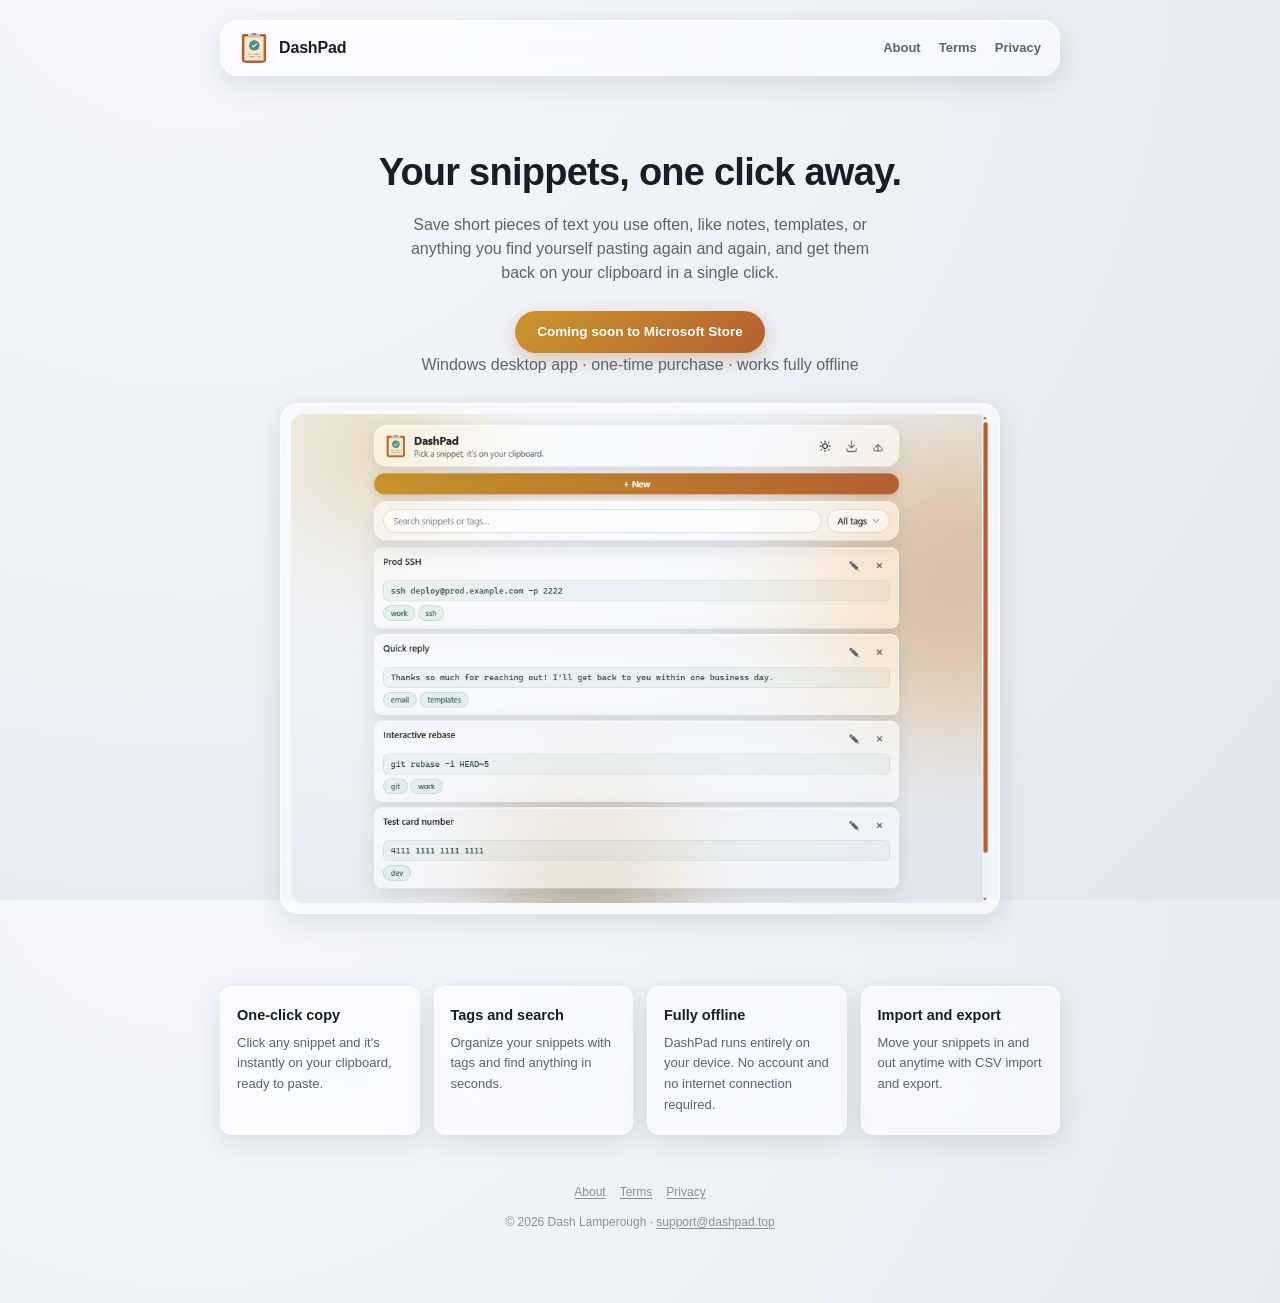
<file: index.html>
<!DOCTYPE html>
<html lang="en">
<head>
<meta charset="UTF-8">
<meta name="viewport" content="width=device-width, initial-scale=1.0">
<title>DashPad: your snippets, one click away</title>
<meta name="description" content="DashPad is a simple snippet manager for Windows. Save text you use often and get it back on your clipboard in one click.">
<link rel="icon" type="image/svg+xml" href="favicon.svg">
<link rel="stylesheet" href="style.css">
</head>
<body>

  <div class="page">
    <header class="site-nav glass">
      <a href="index.html" class="site-nav__brand">
        <img src="favicon.svg" alt="">
        DashPad
      </a>
      <nav class="site-nav__links">
        <a href="about.html">About</a>
        <a href="tos.html">Terms</a>
        <a href="privacy.html">Privacy</a>
      </nav>
    </header>

    <main>
      <section class="hero">
        <h1>Your snippets, one click away.</h1>
        <p>Save short pieces of text you use often, like notes, templates, or anything you find yourself pasting again and again, and get them back on your clipboard in a single click.</p>
        <span class="cta-badge">Coming soon to Microsoft Store</span>
        <p class="cta-note">Windows desktop app · one-time purchase · works fully offline</p>

        <div class="screenshot-frame glass">
          <img src="assets/screenshot.png" alt="DashPad app window showing a list of saved snippets with tags">
        </div>
      </section>

      <section class="features">
        <div class="feature-card glass">
          <h3>One-click copy</h3>
          <p>Click any snippet and it's instantly on your clipboard, ready to paste.</p>
        </div>
        <div class="feature-card glass">
          <h3>Tags and search</h3>
          <p>Organize your snippets with tags and find anything in seconds.</p>
        </div>
        <div class="feature-card glass">
          <h3>Fully offline</h3>
          <p>DashPad runs entirely on your device. No account and no internet connection required.</p>
        </div>
        <div class="feature-card glass">
          <h3>Import and export</h3>
          <p>Move your snippets in and out anytime with CSV import and export.</p>
        </div>
      </section>
    </main>

    <footer class="site-footer">
      <nav>
        <a href="about.html">About</a>
        <a href="tos.html">Terms</a>
        <a href="privacy.html">Privacy</a>
      </nav>
      <p>© 2026 Dash Lamperough · <a href="mailto:support@dashpad.top">support@dashpad.top</a></p>
    </footer>
  </div>

</body>
</html>
</file>
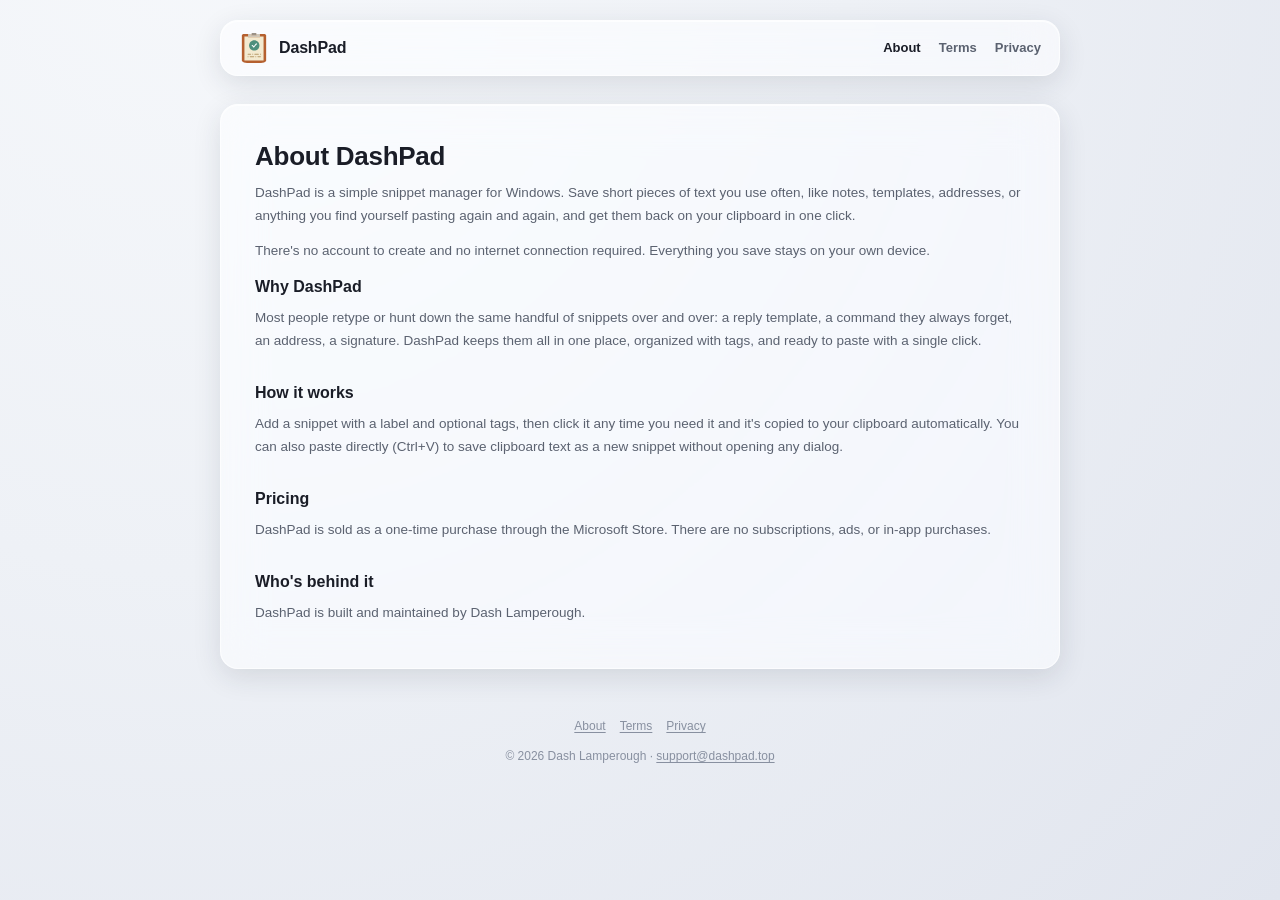
<file: about.html>
<!DOCTYPE html>
<html lang="en">
<head>
<meta charset="UTF-8">
<meta name="viewport" content="width=device-width, initial-scale=1.0">
<title>About: DashPad</title>
<link rel="icon" type="image/svg+xml" href="favicon.svg">
<link rel="stylesheet" href="style.css">
</head>
<body>

  <div class="page">
    <header class="site-nav glass">
      <a href="index.html" class="site-nav__brand">
        <img src="favicon.svg" alt="">
        DashPad
      </a>
      <nav class="site-nav__links">
        <a href="about.html" aria-current="page">About</a>
        <a href="tos.html">Terms</a>
        <a href="privacy.html">Privacy</a>
      </nav>
    </header>

    <main class="prose glass">
      <h1>About DashPad</h1>

      <p>DashPad is a simple snippet manager for Windows. Save short pieces of text you use often, like notes, templates, addresses, or anything you find yourself pasting again and again, and get them back on your clipboard in one click.</p>

      <p>There's no account to create and no internet connection required. Everything you save stays on your own device.</p>

      <h2>Why DashPad</h2>
      <p>Most people retype or hunt down the same handful of snippets over and over: a reply template, a command they always forget, an address, a signature. DashPad keeps them all in one place, organized with tags, and ready to paste with a single click.</p>

      <h2>How it works</h2>
      <p>Add a snippet with a label and optional tags, then click it any time you need it and it's copied to your clipboard automatically. You can also paste directly (Ctrl+V) to save clipboard text as a new snippet without opening any dialog.</p>

      <h2>Pricing</h2>
      <p>DashPad is sold as a one-time purchase through the Microsoft Store. There are no subscriptions, ads, or in-app purchases.</p>

      <h2>Who's behind it</h2>
      <p>DashPad is built and maintained by Dash Lamperough.</p>
    </main>

    <footer class="site-footer">
      <nav>
        <a href="about.html">About</a>
        <a href="tos.html">Terms</a>
        <a href="privacy.html">Privacy</a>
      </nav>
      <p>© 2026 Dash Lamperough · <a href="mailto:support@dashpad.top">support@dashpad.top</a></p>
    </footer>
  </div>

</body>
</html>
</file>
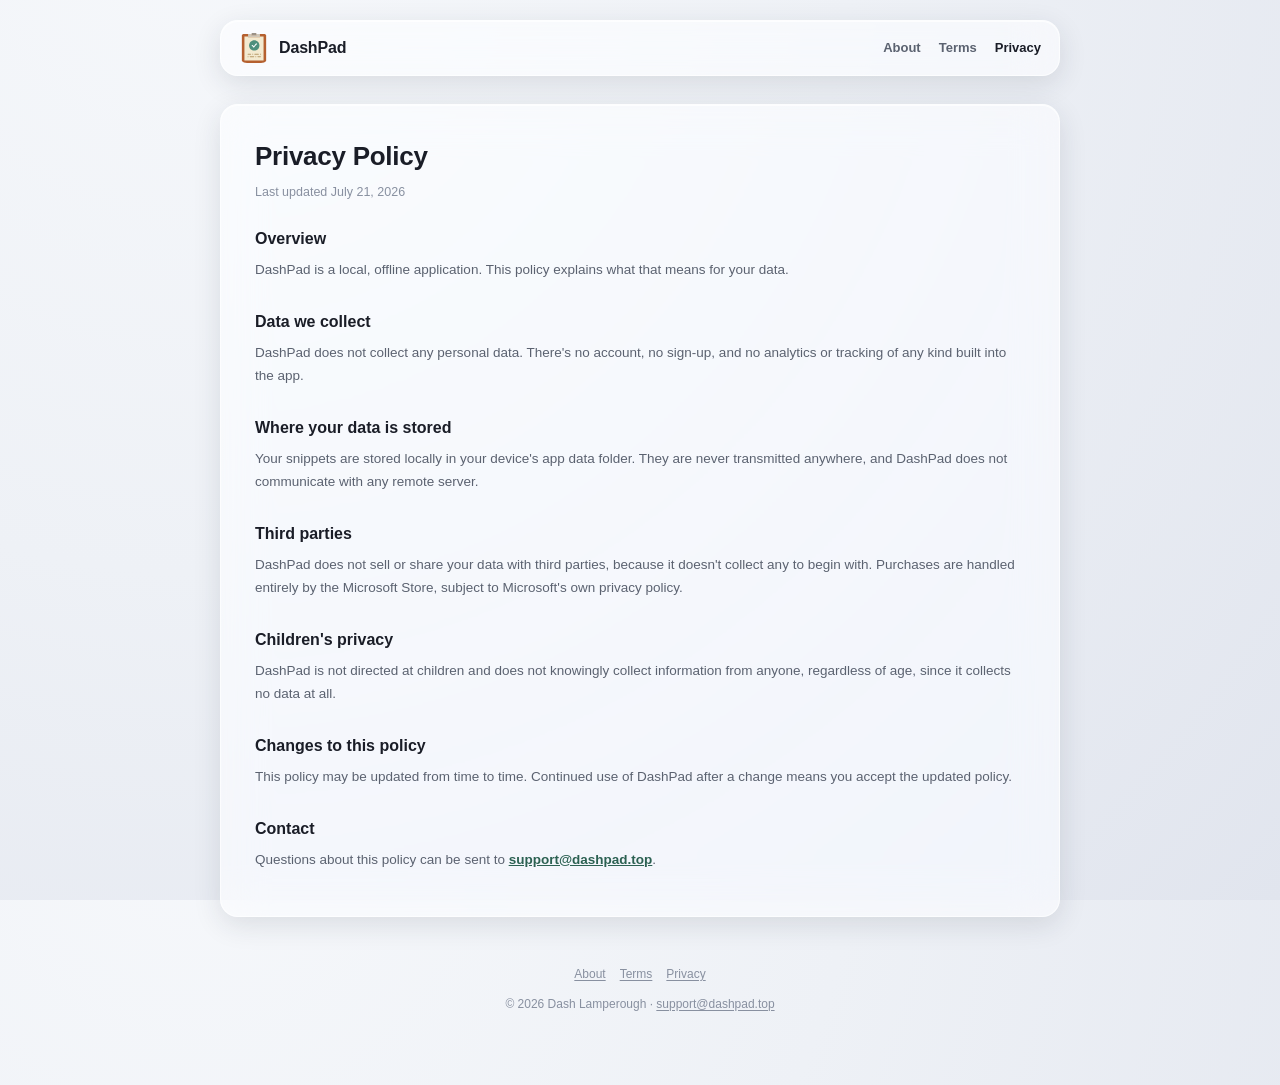
<file: privacy.html>
<!DOCTYPE html>
<html lang="en">
<head>
<meta charset="UTF-8">
<meta name="viewport" content="width=device-width, initial-scale=1.0">
<title>Privacy Policy: DashPad</title>
<link rel="icon" type="image/svg+xml" href="favicon.svg">
<link rel="stylesheet" href="style.css">
</head>
<body>

  <div class="page">
    <header class="site-nav glass">
      <a href="index.html" class="site-nav__brand">
        <img src="favicon.svg" alt="">
        DashPad
      </a>
      <nav class="site-nav__links">
        <a href="about.html">About</a>
        <a href="tos.html">Terms</a>
        <a href="privacy.html" aria-current="page">Privacy</a>
      </nav>
    </header>

    <main class="prose glass">
      <h1>Privacy Policy</h1>
      <p class="updated">Last updated July 21, 2026</p>

      <h2>Overview</h2>
      <p>DashPad is a local, offline application. This policy explains what that means for your data.</p>

      <h2>Data we collect</h2>
      <p>DashPad does not collect any personal data. There's no account, no sign-up, and no analytics or tracking of any kind built into the app.</p>

      <h2>Where your data is stored</h2>
      <p>Your snippets are stored locally in your device's app data folder. They are never transmitted anywhere, and DashPad does not communicate with any remote server.</p>

      <h2>Third parties</h2>
      <p>DashPad does not sell or share your data with third parties, because it doesn't collect any to begin with. Purchases are handled entirely by the Microsoft Store, subject to Microsoft's own privacy policy.</p>

      <h2>Children's privacy</h2>
      <p>DashPad is not directed at children and does not knowingly collect information from anyone, regardless of age, since it collects no data at all.</p>

      <h2>Changes to this policy</h2>
      <p>This policy may be updated from time to time. Continued use of DashPad after a change means you accept the updated policy.</p>

      <h2>Contact</h2>
      <p>Questions about this policy can be sent to <a href="mailto:support@dashpad.top">support@dashpad.top</a>.</p>
    </main>

    <footer class="site-footer">
      <nav>
        <a href="about.html">About</a>
        <a href="tos.html">Terms</a>
        <a href="privacy.html">Privacy</a>
      </nav>
      <p>© 2026 Dash Lamperough · <a href="mailto:support@dashpad.top">support@dashpad.top</a></p>
    </footer>
  </div>

</body>
</html>
</file>
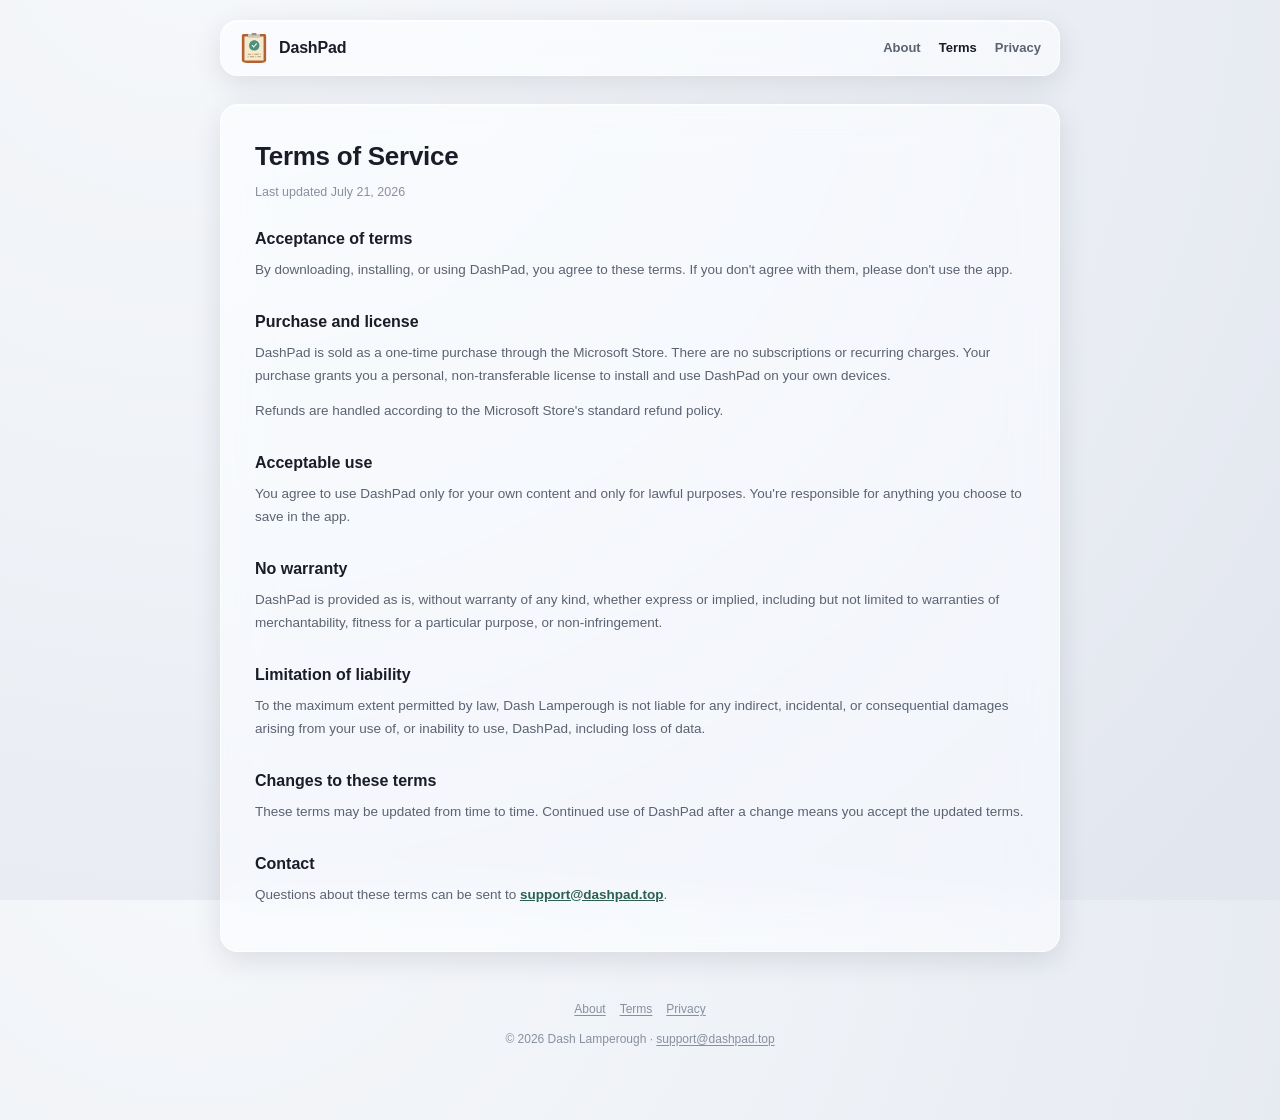
<file: tos.html>
<!DOCTYPE html>
<html lang="en">
<head>
<meta charset="UTF-8">
<meta name="viewport" content="width=device-width, initial-scale=1.0">
<title>Terms of Service: DashPad</title>
<link rel="icon" type="image/svg+xml" href="favicon.svg">
<link rel="stylesheet" href="style.css">
</head>
<body>

  <div class="page">
    <header class="site-nav glass">
      <a href="index.html" class="site-nav__brand">
        <img src="favicon.svg" alt="">
        DashPad
      </a>
      <nav class="site-nav__links">
        <a href="about.html">About</a>
        <a href="tos.html" aria-current="page">Terms</a>
        <a href="privacy.html">Privacy</a>
      </nav>
    </header>

    <main class="prose glass">
      <h1>Terms of Service</h1>
      <p class="updated">Last updated July 21, 2026</p>

      <h2>Acceptance of terms</h2>
      <p>By downloading, installing, or using DashPad, you agree to these terms. If you don't agree with them, please don't use the app.</p>

      <h2>Purchase and license</h2>
      <p>DashPad is sold as a one-time purchase through the Microsoft Store. There are no subscriptions or recurring charges. Your purchase grants you a personal, non-transferable license to install and use DashPad on your own devices.</p>
      <p>Refunds are handled according to the Microsoft Store's standard refund policy.</p>

      <h2>Acceptable use</h2>
      <p>You agree to use DashPad only for your own content and only for lawful purposes. You're responsible for anything you choose to save in the app.</p>

      <h2>No warranty</h2>
      <p>DashPad is provided as is, without warranty of any kind, whether express or implied, including but not limited to warranties of merchantability, fitness for a particular purpose, or non-infringement.</p>

      <h2>Limitation of liability</h2>
      <p>To the maximum extent permitted by law, Dash Lamperough is not liable for any indirect, incidental, or consequential damages arising from your use of, or inability to use, DashPad, including loss of data.</p>

      <h2>Changes to these terms</h2>
      <p>These terms may be updated from time to time. Continued use of DashPad after a change means you accept the updated terms.</p>

      <h2>Contact</h2>
      <p>Questions about these terms can be sent to <a href="mailto:support@dashpad.top">support@dashpad.top</a>.</p>
    </main>

    <footer class="site-footer">
      <nav>
        <a href="about.html">About</a>
        <a href="tos.html">Terms</a>
        <a href="privacy.html">Privacy</a>
      </nav>
      <p>© 2026 Dash Lamperough · <a href="mailto:support@dashpad.top">support@dashpad.top</a></p>
    </footer>
  </div>

</body>
</html>
</file>
<file: style.css>
:root {
  --bg-0: #eef1f6;
  --bg-1: #e1e5ee;
  --bg-glow: #f6f8fb;

  --ink: #1a1d27;
  --ink-soft: #5b6270;
  --ink-faint: #8890a0;

  --panel: rgba(255, 255, 255, 0.55);
  --panel-strong: rgba(255, 255, 255, 0.78);
  --border: rgba(255, 255, 255, 0.65);
  --border-strong: rgba(20, 24, 34, 0.14);
  --border-hover: rgba(20, 24, 34, 0.22);
  --glass-shadow: 0 8px 28px rgba(30, 40, 60, 0.12), inset 0 1px 0 rgba(255, 255, 255, 0.7);
  --shadow-hover: rgba(30, 40, 60, 0.16);

  --verdigris: #4f8f7d;
  --brass: #c9962c;
  --copper: #b5602f;
  --bronze: #6b4423;

  --accent-tint-bg: rgba(79, 143, 125, 0.1);
  --accent-tint-border: rgba(79, 143, 125, 0.25);
  --accent-tint-ink: #2c6152;

  --radius-lg: 18px;
  --radius-md: 12px;
  --radius-pill: 999px;

  --ease-liquid: cubic-bezier(0.22, 1, 0.36, 1);

  color-scheme: light;
}

* { box-sizing: border-box; }
html, body { height: 100%; }

body {
  margin: 0;
  font-family: -apple-system, BlinkMacSystemFont, "SF Pro Text", "Segoe UI", Inter, Roboto, sans-serif;
  color: var(--ink);
  background: radial-gradient(circle at 15% -10%, var(--bg-glow) 0%, var(--bg-0) 45%, var(--bg-1) 100%);
  min-height: 100vh;
  font-size: 15px;
  line-height: 1.5;
}

a { color: inherit; }

/* ---------- glass primitive ---------- */

.glass {
  background: var(--panel);
  backdrop-filter: blur(22px) saturate(180%);
  -webkit-backdrop-filter: blur(22px) saturate(180%);
  border: 1px solid var(--border);
  box-shadow: var(--glass-shadow);
}

/* ---------- shell ---------- */

.page {
  max-width: 880px;
  margin: 0 auto;
  padding: 20px 20px 60px;
}

/* ---------- nav ---------- */

.site-nav {
  display: flex;
  align-items: center;
  justify-content: space-between;
  gap: 16px;
  border-radius: var(--radius-lg);
  padding: 12px 18px;
  margin-bottom: 28px;
}

.site-nav__brand {
  display: flex;
  align-items: center;
  gap: 10px;
  font-weight: 700;
  font-size: 16px;
  letter-spacing: -0.01em;
  text-decoration: none;
  color: var(--ink);
}

.site-nav__brand img {
  width: 30px;
  height: 30px;
  border-radius: 8px;
}

.site-nav__links {
  display: flex;
  gap: 18px;
  flex-wrap: wrap;
}

.site-nav__links a {
  font-size: 13px;
  font-weight: 600;
  color: var(--ink-soft);
  text-decoration: none;
  transition: color 0.12s ease;
}

.site-nav__links a:hover,
.site-nav__links a[aria-current="page"] {
  color: var(--ink);
}

/* ---------- hero ---------- */

.hero {
  text-align: center;
  padding: 40px 20px 32px;
}

.hero h1 {
  font-size: 38px;
  margin: 0 0 12px;
  letter-spacing: -0.02em;
}

.hero p {
  font-size: 16px;
  color: var(--ink-soft);
  max-width: 480px;
  margin: 0 auto 26px;
}

.cta-badge {
  display: inline-flex;
  align-items: center;
  gap: 8px;
  padding: 11px 22px;
  border-radius: var(--radius-pill);
  color: #fff;
  font-weight: 700;
  font-size: 13.5px;
  background: linear-gradient(135deg, var(--brass), var(--copper));
  box-shadow: 0 6px 18px rgba(181, 96, 47, 0.32);
}

.cta-note {
  margin: 10px 0 0;
  font-size: 12px;
  color: var(--ink-faint);
}

/* ---------- screenshot ---------- */

.screenshot-frame {
  border-radius: var(--radius-lg);
  padding: 10px;
  margin: 12px auto 0;
  max-width: 720px;
}

.screenshot-frame img {
  display: block;
  width: 100%;
  height: auto;
  border-radius: var(--radius-md);
}

/* ---------- feature grid ---------- */

.features {
  display: grid;
  grid-template-columns: repeat(auto-fit, minmax(180px, 1fr));
  gap: 14px;
  margin: 40px 0;
}

.feature-card {
  border-radius: var(--radius-md);
  padding: 18px 16px;
}

.feature-card h3 {
  margin: 0 0 6px;
  font-size: 14.5px;
}

.feature-card p {
  margin: 0;
  font-size: 13px;
  color: var(--ink-soft);
  line-height: 1.6;
}

/* ---------- legal / prose pages ---------- */

.prose {
  border-radius: var(--radius-lg);
  padding: 32px 34px;
}

.prose h1 {
  margin: 0 0 6px;
  font-size: 26px;
  letter-spacing: -0.01em;
}

.prose .updated {
  margin: 0 0 24px;
  font-size: 12.5px;
  color: var(--ink-faint);
}

.prose h2 {
  font-size: 16px;
  margin: 28px 0 8px;
}

.prose h2:first-of-type {
  margin-top: 8px;
}

.prose p {
  margin: 0 0 12px;
  font-size: 13.5px;
  line-height: 1.7;
  color: var(--ink-soft);
}

.prose a {
  color: var(--accent-tint-ink);
  font-weight: 600;
}

/* ---------- footer ---------- */

.site-footer {
  margin-top: 48px;
  text-align: center;
  font-size: 12px;
  color: var(--ink-faint);
}

.site-footer nav {
  display: flex;
  gap: 14px;
  justify-content: center;
  margin-bottom: 8px;
}

.site-footer a {
  color: var(--ink-faint);
  text-decoration: underline;
  text-underline-offset: 2px;
}

.site-footer a:hover {
  color: var(--ink-soft);
}

@media (max-width: 560px) {
  .site-nav { flex-direction: column; align-items: stretch; text-align: center; }
  .hero h1 { font-size: 30px; }
  .prose { padding: 24px 20px; }
}
</file>
